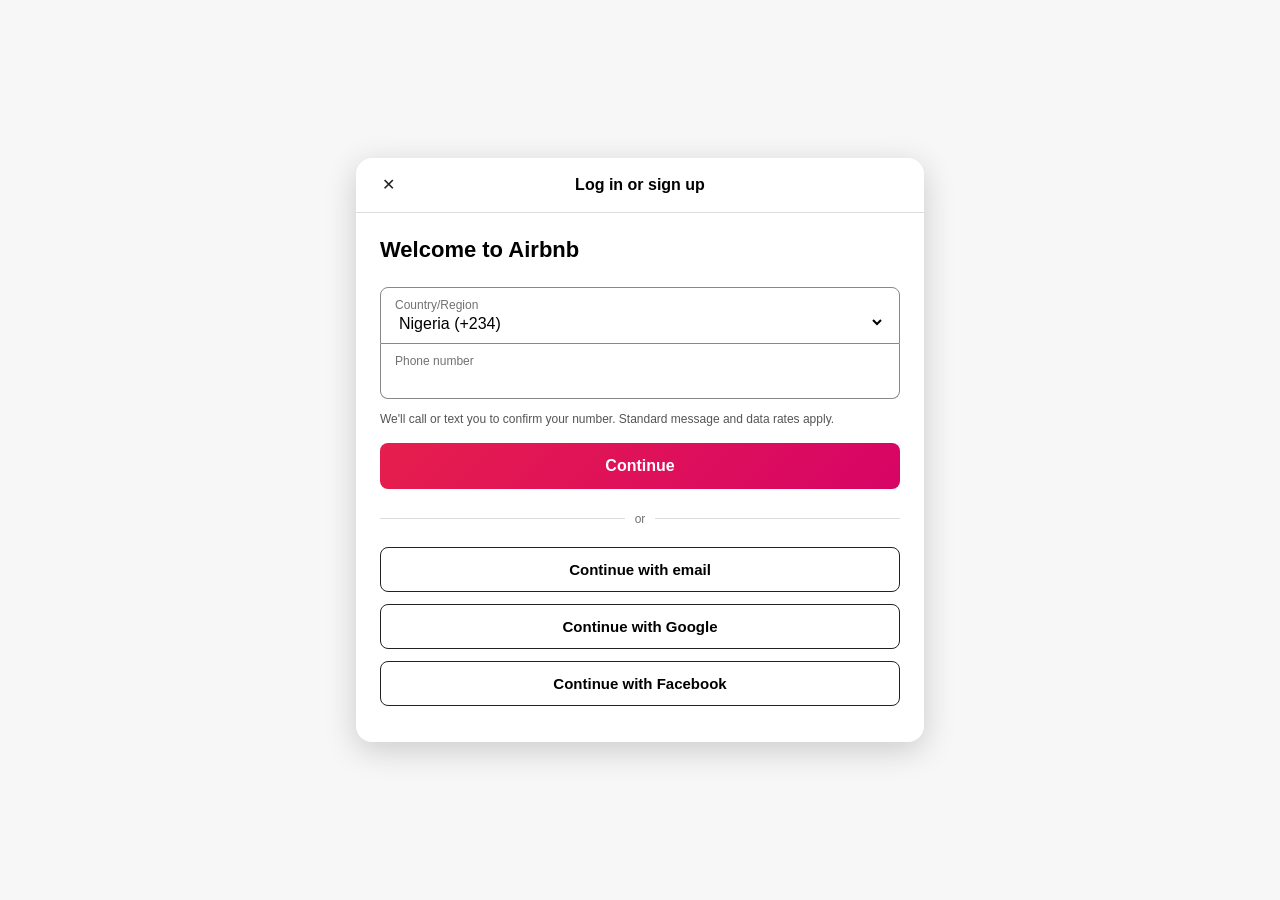
<file: Airbnbclone/login.html>
<!DOCTYPE html>
<html lang="en">
  <head>
    <meta charset="UTF-8"><meta name="viewport" content="width=device-width, initial-scale=1.0"><title>Log in or sign up | Airbnb</title><link rel="stylesheet" href="login.css">
  </head>
  <body>
    <main class="modal">
      <header>
        <a href="airbnbfrontpage.html" class="close" aria-label="Close">✕</a><h1>Log in or sign up</h1>
      </header>
      <form id="f" novalidate>
        <h2>Welcome to Airbnb</h2>
        <div class="field top">
          <label>Country/Region</label><select><option>Nigeria (+234)</option><option>Ghana (+233)</option><option>United States (+1)</option><option>United Kingdom (+44)</option><option>Jamaica (+1)</option></select>
        </div>
        <div class="field bottom">
          <label id="lbl">Phone number</label><input id="inp" type="tel" autocomplete="off">
        </div>
        <p class="err" id="err" hidden></p><p class="hint">We'll call or text you to confirm your number. Standard message and data rates apply.</p><button class="go" type="submit">Continue</button>
        <div class="or">
          <span>or</span>
        </div>
        <button type="button" class="alt" id="swap">Continue with email</button><button type="button" class="alt">Continue with Google</button><button type="button" class="alt">Continue with Facebook</button>
      </form>
      <p class="toast" id="toast" hidden>Demo only: nothing is saved or sent.</p>
    </main>
    <script src="login.js"></script>
  </body>
</html>
</file>
<file: Airbnbclone/login.css>
* {
  margin:0;
  padding:0;
  box-sizing:border-box;
  font-family:sans-serif
}
body {
  background:#f7f7f7;
  min-height:100vh;
  display:flex;
  align-items:center;
  justify-content:center;
  padding:16px
}
.modal {
  background:#fff;
  width:100%;
  max-width:568px;
  border-radius:16px;
  box-shadow:0 8px 32px rgba(0,0,0,.18);
  overflow:hidden
}
header {
  display:flex;
  align-items:center;
  justify-content:center;
  position:relative;
  padding:18px;
  border-bottom:1px solid #ddd
}
header h1 {
  font-size:16px
}
.close {
  position:absolute;
  left:20px;
  color:#222;
  text-decoration:none;
  padding:6px
}
form {
  padding:24px
}
h2 {
  font-size:22px;
  margin-bottom:24px
}
.field {
  border:1px solid #888;
  padding:10px 14px;
  display:flex;
  flex-direction:column
}
.field.top {
  border-radius:8px 8px 0 0
}
.field.bottom {
  border-radius:0 0 8px 8px;
  border-top:none
}
.field:focus-within {
  outline:2px solid #222
}
.field label {
  font-size:12px;
  color:#717171
}
.field select,.field input {
  border:none;
  outline:none;
  font-size:16px;
  background:transparent;
  padding-top:2px
}
.err {
  color:#c13515;
  font-size:13px;
  margin-top:8px
}
.hint {
  font-size:12px;
  color:#555;
  margin:12px 0 16px;
  line-height:1.4
}
.go {
  width:100%;
  padding:14px;
  border:none;
  border-radius:8px;
  background:linear-gradient(135deg,#e61e4d,#d70466);
  color:#fff;
  font-size:16px;
  font-weight:600;
  cursor:pointer
}
.go:hover {
  opacity:.92
}
.or {
  text-align:center;
  margin:20px 0;
  position:relative
}
.or:before {
  content:"";
  position:absolute;
  left:0;
  right:0;
  top:50%;
  border-top:1px solid #ddd
}
.or span {
  position:relative;
  background:#fff;
  padding:0 10px;
  font-size:12px;
  color:#717171
}
.alt {
  width:100%;
  padding:13px;
  margin-bottom:12px;
  border:1px solid #222;
  border-radius:8px;
  background:#fff;
  font-size:15px;
  font-weight:600;
  cursor:pointer
}
.alt:hover {
  background:#f7f7f7
}
.toast {
  text-align:center;
  padding:14px;
  background:#222;
  color:#fff;
  font-size:14px
}
</file>
